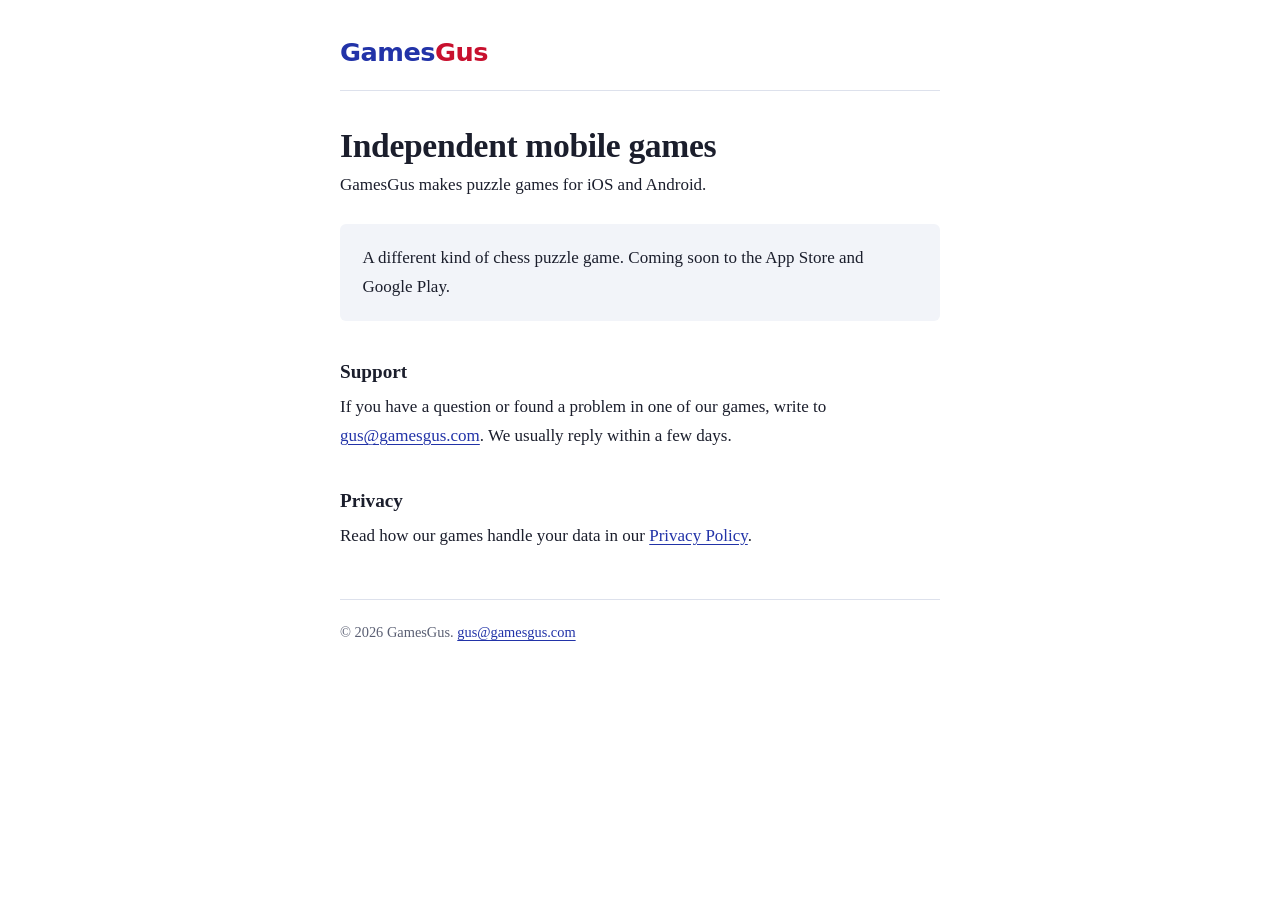
<file: index.html>
<!doctype html>
<html lang="en">
<head>
<meta charset="utf-8">
<meta name="viewport" content="width=device-width, initial-scale=1">
<title>Support · GamesGus</title>
<link rel="icon" href="data:,">
<style>
:root{
  --ink:#1b1e2c; --muted:#5a5f73; --paper:#ffffff; --wash:#f2f4f9;
  --blue:#2233a8; --red:#c8102e; --rule:#dde1ec;
  color-scheme: light dark;
}
@media (prefers-color-scheme: dark){
  :root{ --ink:#e7e9f2; --muted:#a3a8bb; --paper:#12141d; --wash:#1a1d29;
         --blue:#8c9bff; --red:#ff6b7f; --rule:#2c3040; }
}
*{box-sizing:border-box}
html{-webkit-text-size-adjust:100%}
body{margin:0;background:var(--paper);color:var(--ink);
  font-family:"Iowan Old Style","Palatino Linotype",Palatino,"Book Antiqua",Georgia,serif;
  font-size:1.0625rem;line-height:1.7}
.wrap{max-width:40rem;margin:0 auto;padding:2.5rem 1.25rem 4rem}
header{display:flex;flex-wrap:wrap;align-items:baseline;justify-content:space-between;
  gap:.75rem 1.5rem;padding-bottom:1.5rem;border-bottom:1px solid var(--rule)}
.mark{font-family:system-ui,-apple-system,"Segoe UI",Roboto,sans-serif;font-weight:800;
  font-size:1.6rem;letter-spacing:-.02em;text-decoration:none;line-height:1}
.mark .g{color:var(--blue)} .mark .s{color:var(--red)}
nav.lang{font-family:system-ui,-apple-system,"Segoe UI",Roboto,sans-serif;font-size:.9rem;display:flex;flex-wrap:wrap;gap:.25rem 1rem}
nav.lang a{color:var(--muted);text-decoration:none}
nav.lang a[aria-current]{color:var(--ink);font-weight:600}
h1{font-size:2.1rem;line-height:1.15;margin:2.25rem 0 .35rem;letter-spacing:-.01em}
.date{color:var(--muted);margin:0 0 2rem;font-size:.95rem}
h2{font-size:1.2rem;margin:2.4rem 0 .5rem;line-height:1.3}
p{margin:0 0 1rem}
ul{margin:0 0 1rem;padding-left:1.25rem} li{margin:.3rem 0}
a{color:var(--blue);text-underline-offset:.18em;overflow-wrap:anywhere}
a:focus-visible{outline:2px solid var(--blue);outline-offset:3px;border-radius:2px}
footer{margin-top:3rem;padding-top:1.25rem;border-top:1px solid var(--rule);
  color:var(--muted);font-size:.9rem}
.card{background:var(--wash);padding:1.25rem 1.4rem;border-radius:6px;margin:1.5rem 0}
.card p:last-child{margin:0}
</style>
</head>
<body>
<div class="wrap">
<header>
  <a class="mark" href=""><span class="g">Games</span><span class="s">Gus</span></a>
  <nav class="lang"></nav>
</header>
<main>
<h1>Independent mobile games</h1>
<p>GamesGus makes puzzle games for iOS and Android.</p>
<div class="card">

<p>A different kind of chess puzzle game. Coming soon to the App Store and Google Play.</p>
</div>
<h2>Support</h2>
<p>If you have a question or found a problem in one of our games, write to <a href="mailto:gus@gamesgus.com">gus@gamesgus.com</a>. We usually reply within a few days.</p>
<h2>Privacy</h2>
<p>Read how our games handle your data in our <a href="privacy-policy/">Privacy Policy</a>.</p>

</main>
<footer>© 2026 GamesGus. <a href="mailto:gus@gamesgus.com">gus@gamesgus.com</a></footer>
</div>
</body>
</html>
</file>
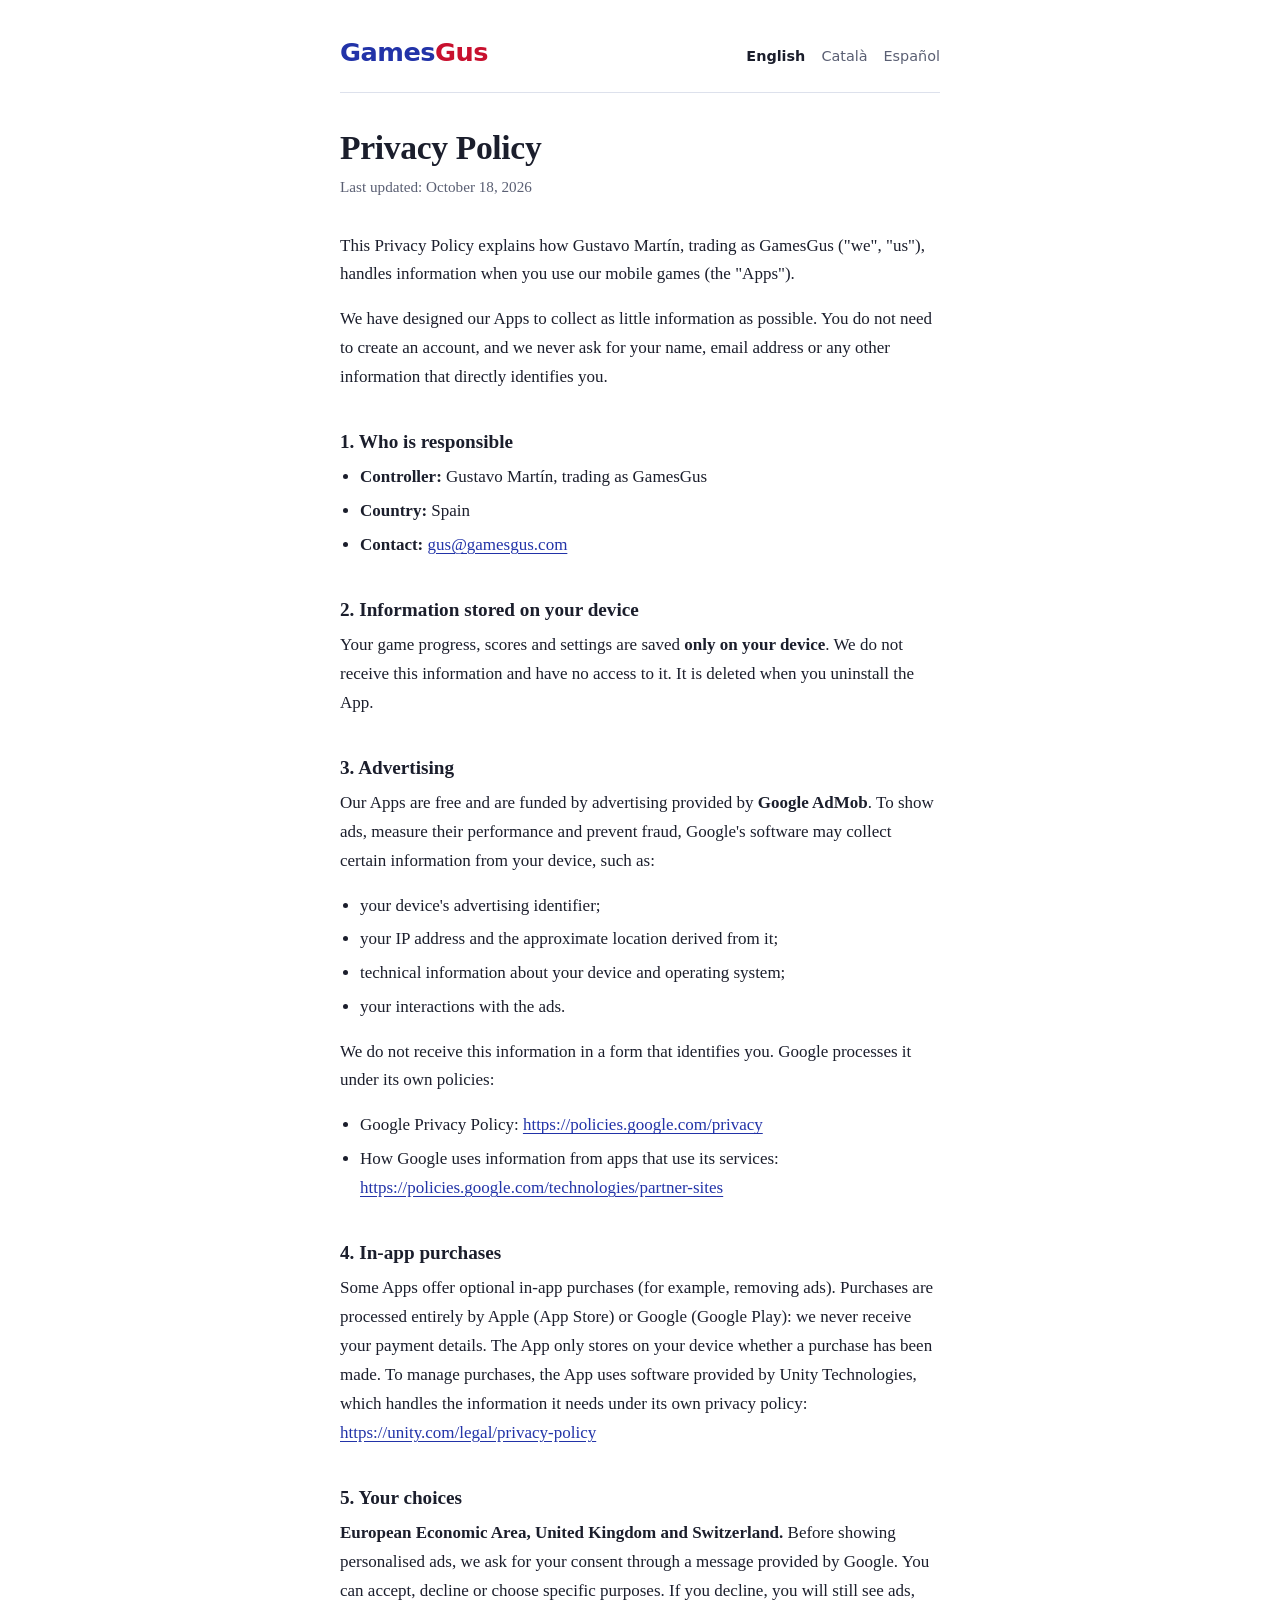
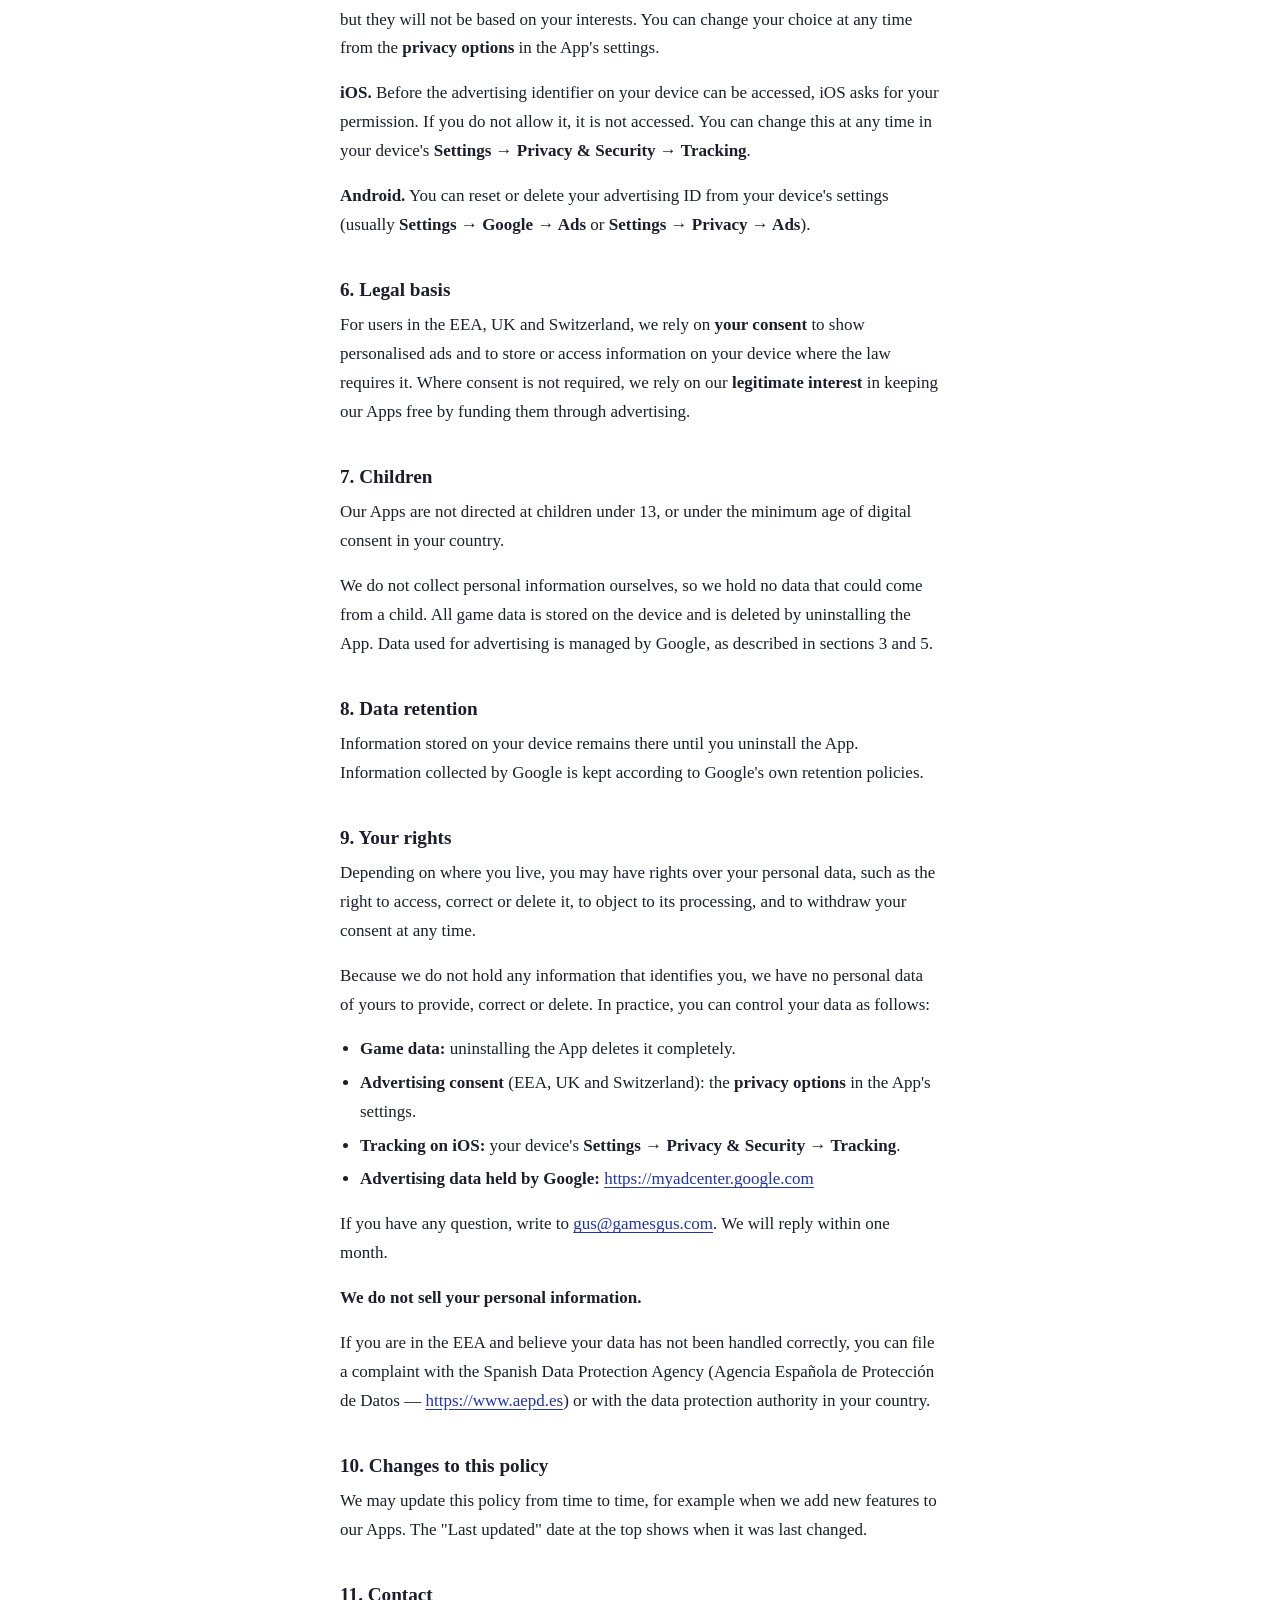
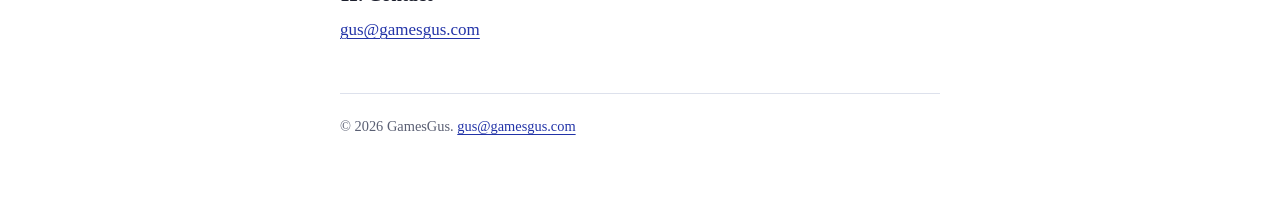
<file: privacy-policy/index.html>
<!doctype html>
<html lang="en">
<head>
<meta charset="utf-8">
<meta name="viewport" content="width=device-width, initial-scale=1">
<title>Privacy Policy · GamesGus</title>
<link rel="icon" href="data:,">
<style>
:root{
  --ink:#1b1e2c; --muted:#5a5f73; --paper:#ffffff; --wash:#f2f4f9;
  --blue:#2233a8; --red:#c8102e; --rule:#dde1ec;
  color-scheme: light dark;
}
@media (prefers-color-scheme: dark){
  :root{ --ink:#e7e9f2; --muted:#a3a8bb; --paper:#12141d; --wash:#1a1d29;
         --blue:#8c9bff; --red:#ff6b7f; --rule:#2c3040; }
}
*{box-sizing:border-box}
html{-webkit-text-size-adjust:100%}
body{margin:0;background:var(--paper);color:var(--ink);
  font-family:"Iowan Old Style","Palatino Linotype",Palatino,"Book Antiqua",Georgia,serif;
  font-size:1.0625rem;line-height:1.7}
.wrap{max-width:40rem;margin:0 auto;padding:2.5rem 1.25rem 4rem}
header{display:flex;flex-wrap:wrap;align-items:baseline;justify-content:space-between;
  gap:.75rem 1.5rem;padding-bottom:1.5rem;border-bottom:1px solid var(--rule)}
.mark{font-family:system-ui,-apple-system,"Segoe UI",Roboto,sans-serif;font-weight:800;
  font-size:1.6rem;letter-spacing:-.02em;text-decoration:none;line-height:1}
.mark .g{color:var(--blue)} .mark .s{color:var(--red)}
nav.lang{font-family:system-ui,-apple-system,"Segoe UI",Roboto,sans-serif;font-size:.9rem;display:flex;flex-wrap:wrap;gap:.25rem 1rem}
nav.lang a{color:var(--muted);text-decoration:none}
nav.lang a[aria-current]{color:var(--ink);font-weight:600}
h1{font-size:2.1rem;line-height:1.15;margin:2.25rem 0 .35rem;letter-spacing:-.01em}
.date{color:var(--muted);margin:0 0 2rem;font-size:.95rem}
h2{font-size:1.2rem;margin:2.4rem 0 .5rem;line-height:1.3}
p{margin:0 0 1rem}
ul{margin:0 0 1rem;padding-left:1.25rem} li{margin:.3rem 0}
a{color:var(--blue);text-underline-offset:.18em;overflow-wrap:anywhere}
a:focus-visible{outline:2px solid var(--blue);outline-offset:3px;border-radius:2px}
footer{margin-top:3rem;padding-top:1.25rem;border-top:1px solid var(--rule);
  color:var(--muted);font-size:.9rem}
.card{background:var(--wash);padding:1.25rem 1.4rem;border-radius:6px;margin:1.5rem 0}
.card p:last-child{margin:0}
</style>
</head>
<body>
<div class="wrap">
<header>
  <a class="mark" href="../"><span class="g">Games</span><span class="s">Gus</span></a>
  <nav class="lang" aria-label="Language"><a href="../privacy-policy/" lang="en" aria-current="page">English</a><a href="../privacy-policy/ca/" lang="ca">Català</a><a href="../privacy-policy/es/" lang="es">Español</a></nav>
</header>
<main>
<h1>Privacy Policy</h1>
<p class="date">Last updated: October 18, 2026</p>
<p>This Privacy Policy explains how Gustavo Martín, trading as GamesGus ("we", "us"), handles information when you use our mobile games (the "Apps").</p>
<p>We have designed our Apps to collect as little information as possible. You do not need to create an account, and we never ask for your name, email address or any other information that directly identifies you.</p>
<h2>1. Who is responsible</h2>
<ul>
<li><strong>Controller:</strong> Gustavo Martín, trading as GamesGus</li>
<li><strong>Country:</strong> Spain</li>
<li><strong>Contact:</strong> <a href="mailto:gus@gamesgus.com">gus@gamesgus.com</a></li>
</ul>
<h2>2. Information stored on your device</h2>
<p>Your game progress, scores and settings are saved <strong>only on your device</strong>. We do not receive this information and have no access to it. It is deleted when you uninstall the App.</p>
<h2>3. Advertising</h2>
<p>Our Apps are free and are funded by advertising provided by <strong>Google AdMob</strong>. To show ads, measure their performance and prevent fraud, Google's software may collect certain information from your device, such as:</p>
<ul>
<li>your device's advertising identifier;</li>
<li>your IP address and the approximate location derived from it;</li>
<li>technical information about your device and operating system;</li>
<li>your interactions with the ads.</li>
</ul>
<p>We do not receive this information in a form that identifies you. Google processes it under its own policies:</p>
<ul>
<li>Google Privacy Policy: <a href="https://policies.google.com/privacy">https://policies.google.com/privacy</a></li>
<li>How Google uses information from apps that use its services: <a href="https://policies.google.com/technologies/partner-sites">https://policies.google.com/technologies/partner-sites</a></li>
</ul>
<h2>4. In-app purchases</h2>
<p>Some Apps offer optional in-app purchases (for example, removing ads). Purchases are processed entirely by Apple (App Store) or Google (Google Play): we never receive your payment details. The App only stores on your device whether a purchase has been made. To manage purchases, the App uses software provided by Unity Technologies, which handles the information it needs under its own privacy policy: <a href="https://unity.com/legal/privacy-policy">https://unity.com/legal/privacy-policy</a></p>
<h2>5. Your choices</h2>
<p><strong>European Economic Area, United Kingdom and Switzerland.</strong> Before showing personalised ads, we ask for your consent through a message provided by Google. You can accept, decline or choose specific purposes. If you decline, you will still see ads, but they will not be based on your interests. You can change your choice at any time from the <strong>privacy options</strong> in the App's settings.</p>
<p><strong>iOS.</strong> Before the advertising identifier on your device can be accessed, iOS asks for your permission. If you do not allow it, it is not accessed. You can change this at any time in your device's <strong>Settings → Privacy &amp; Security → Tracking</strong>.</p>
<p><strong>Android.</strong> You can reset or delete your advertising ID from your device's settings (usually <strong>Settings → Google → Ads</strong> or <strong>Settings → Privacy → Ads</strong>).</p>
<h2>6. Legal basis</h2>
<p>For users in the EEA, UK and Switzerland, we rely on <strong>your consent</strong> to show personalised ads and to store or access information on your device where the law requires it. Where consent is not required, we rely on our <strong>legitimate interest</strong> in keeping our Apps free by funding them through advertising.</p>
<h2>7. Children</h2>
<p>Our Apps are not directed at children under 13, or under the minimum age of digital consent in your country.</p>
<p>We do not collect personal information ourselves, so we hold no data that could come from a child. All game data is stored on the device and is deleted by uninstalling the App. Data used for advertising is managed by Google, as described in sections 3 and 5.</p>
<h2>8. Data retention</h2>
<p>Information stored on your device remains there until you uninstall the App. Information collected by Google is kept according to Google's own retention policies.</p>
<h2>9. Your rights</h2>
<p>Depending on where you live, you may have rights over your personal data, such as the right to access, correct or delete it, to object to its processing, and to withdraw your consent at any time.</p>
<p>Because we do not hold any information that identifies you, we have no personal data of yours to provide, correct or delete. In practice, you can control your data as follows:</p>
<ul>
<li><strong>Game data:</strong> uninstalling the App deletes it completely.</li>
<li><strong>Advertising consent</strong> (EEA, UK and Switzerland): the <strong>privacy options</strong> in the App's settings.</li>
<li><strong>Tracking on iOS:</strong> your device's <strong>Settings → Privacy &amp; Security → Tracking</strong>.</li>
<li><strong>Advertising data held by Google:</strong> <a href="https://myadcenter.google.com">https://myadcenter.google.com</a></li>
</ul>
<p>If you have any question, write to <a href="mailto:gus@gamesgus.com">gus@gamesgus.com</a>. We will reply within one month.</p>
<p><strong>We do not sell your personal information.</strong></p>
<p>If you are in the EEA and believe your data has not been handled correctly, you can file a complaint with the Spanish Data Protection Agency (Agencia Española de Protección de Datos — <a href="https://www.aepd.es">https://www.aepd.es</a>) or with the data protection authority in your country.</p>
<h2>10. Changes to this policy</h2>
<p>We may update this policy from time to time, for example when we add new features to our Apps. The "Last updated" date at the top shows when it was last changed.</p>
<h2>11. Contact</h2>
<p><a href="mailto:gus@gamesgus.com">gus@gamesgus.com</a></p>
</main>
<footer>© 2026 GamesGus. <a href="mailto:gus@gamesgus.com">gus@gamesgus.com</a></footer>
</div>
</body>
</html>
</file>
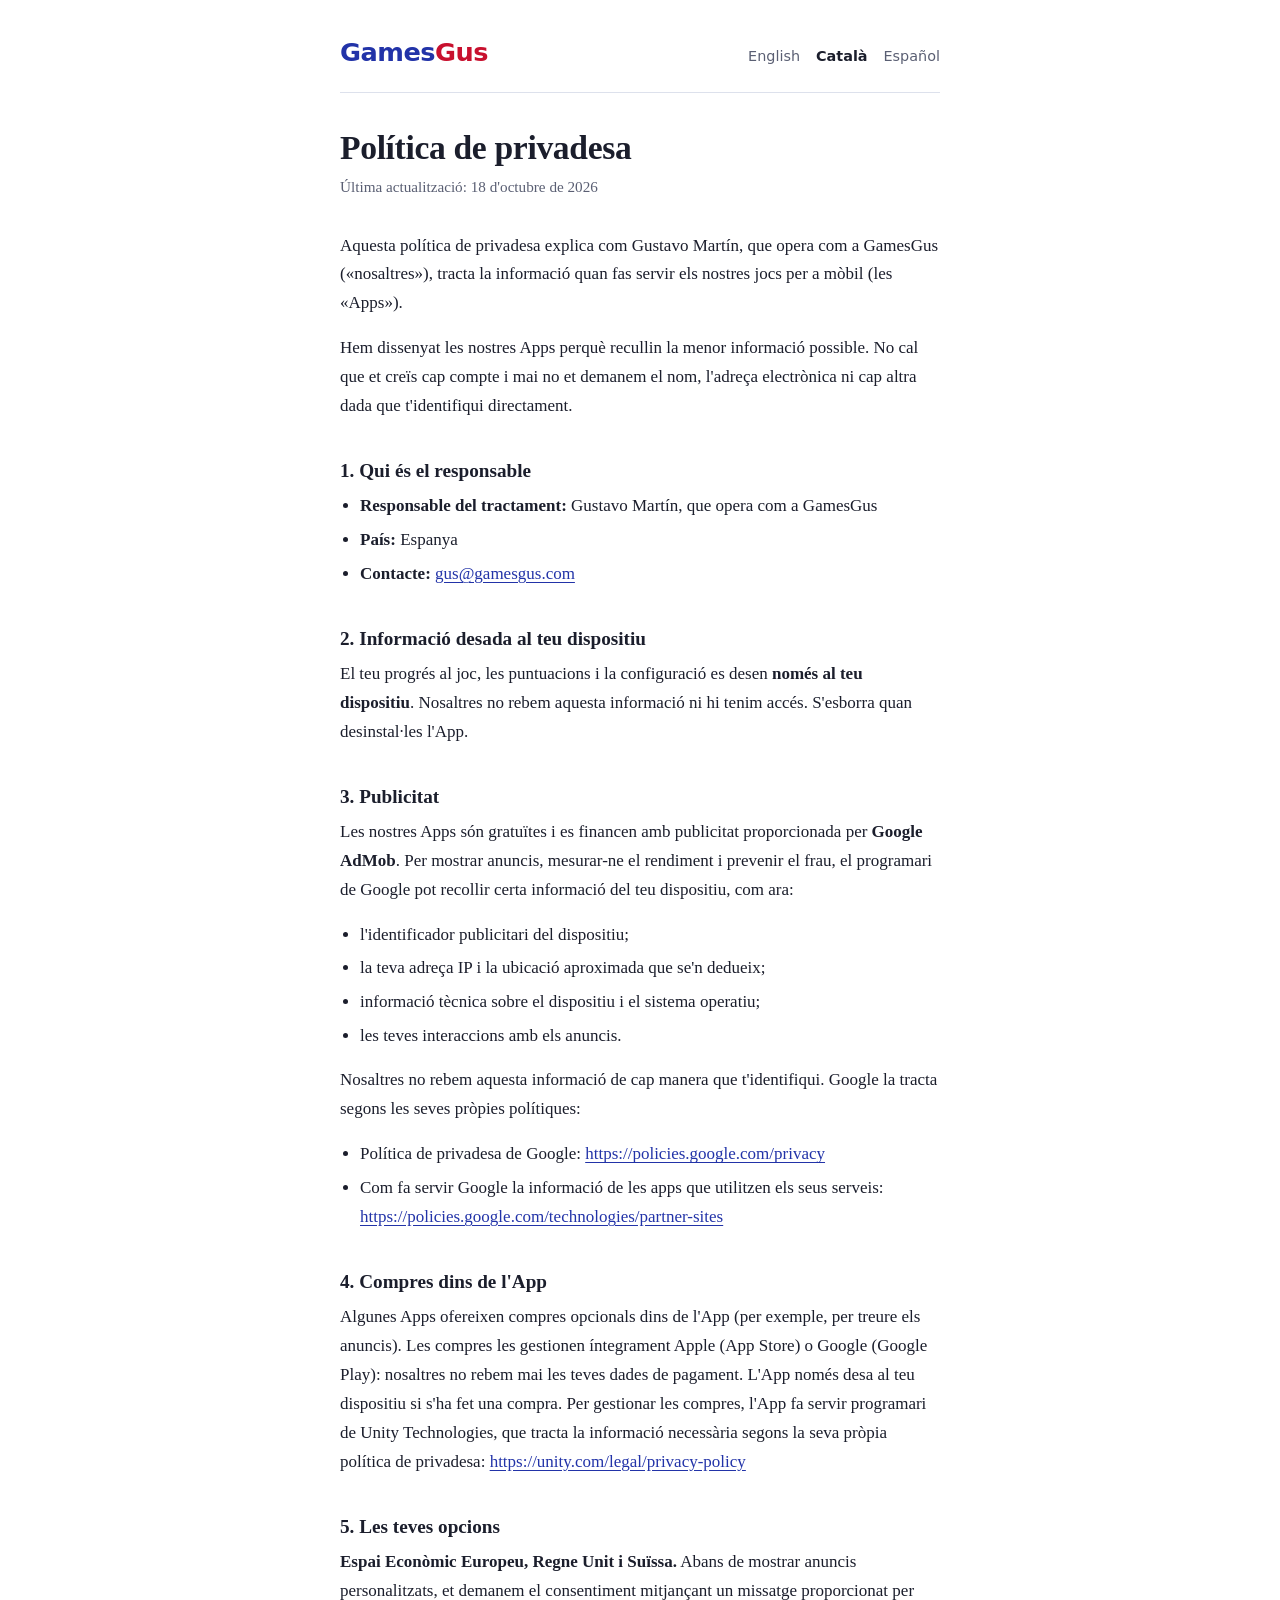
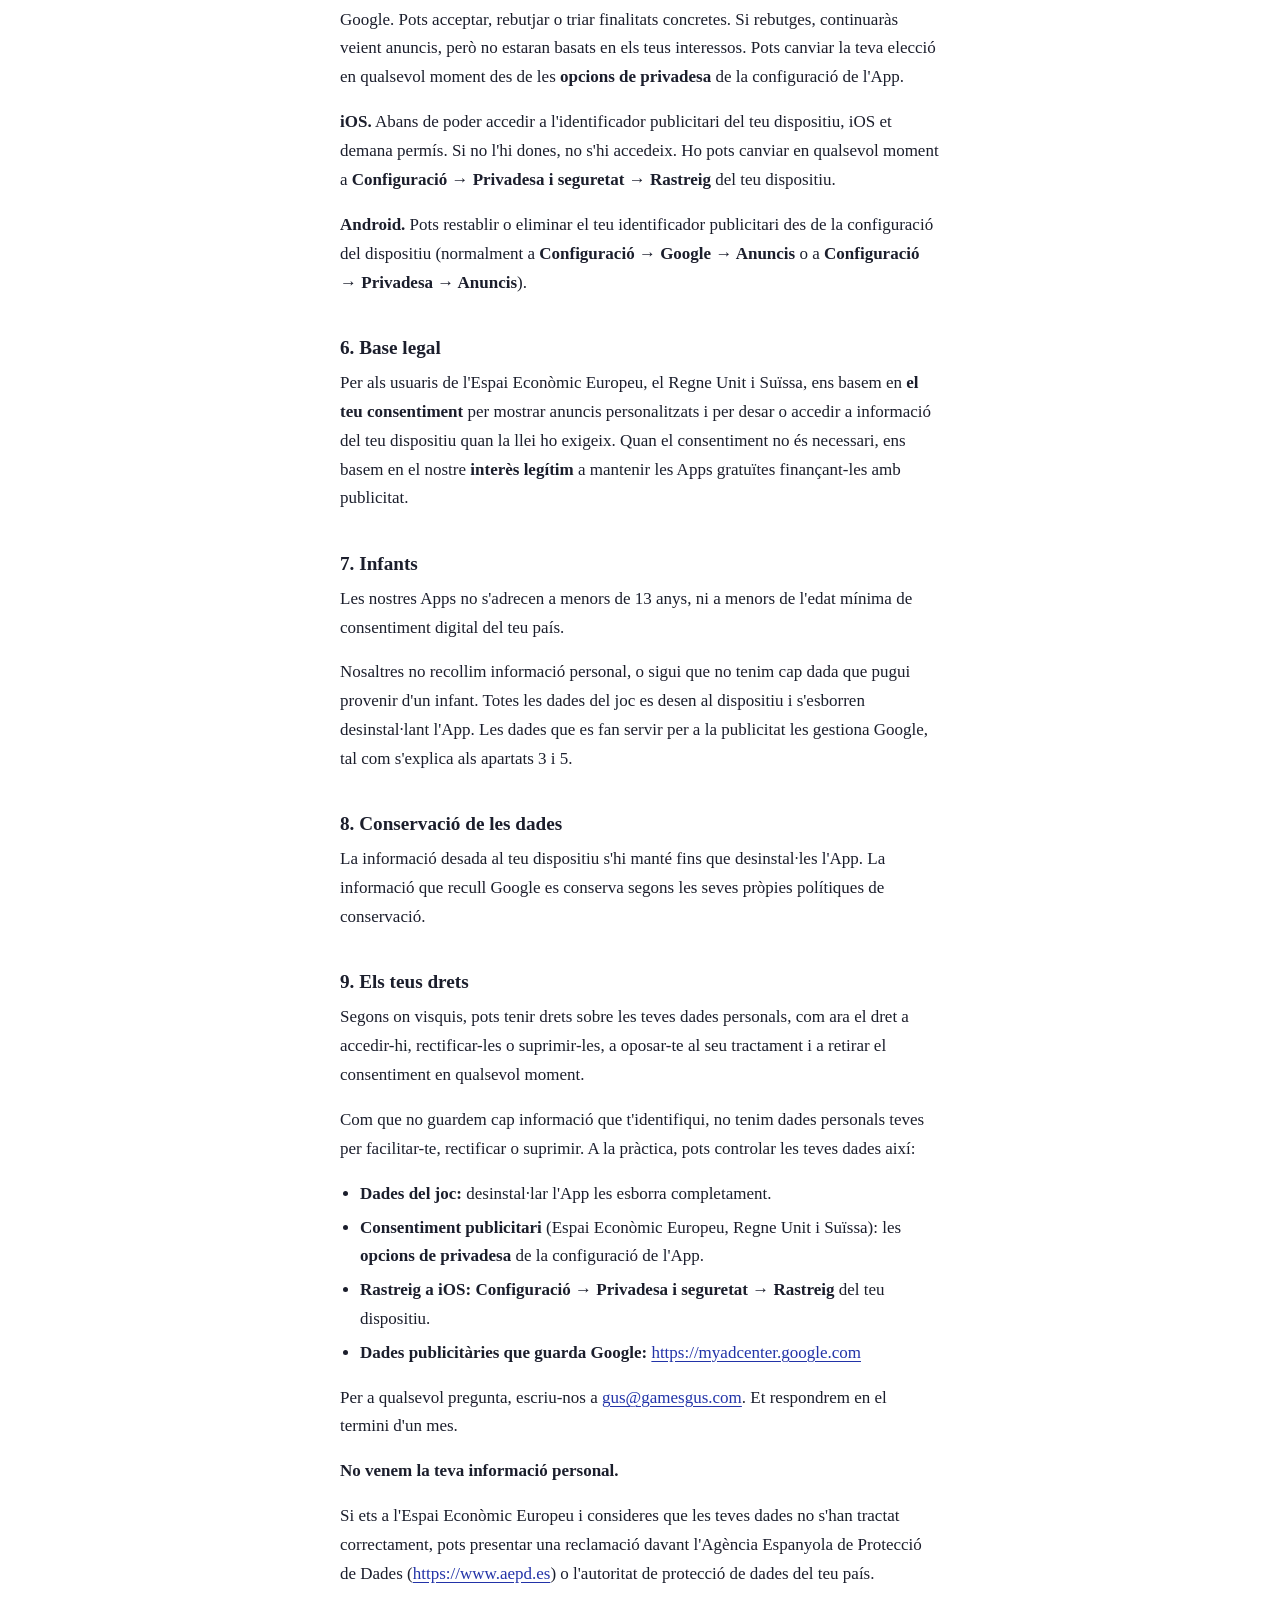
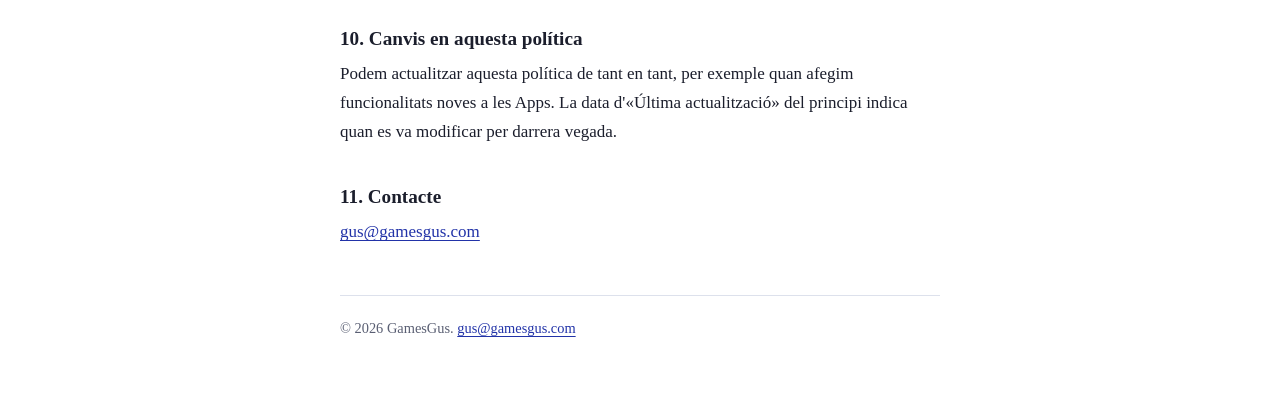
<file: privacy-policy/ca/index.html>
<!doctype html>
<html lang="ca">
<head>
<meta charset="utf-8">
<meta name="viewport" content="width=device-width, initial-scale=1">
<title>Política de privadesa · GamesGus</title>
<link rel="icon" href="data:,">
<style>
:root{
  --ink:#1b1e2c; --muted:#5a5f73; --paper:#ffffff; --wash:#f2f4f9;
  --blue:#2233a8; --red:#c8102e; --rule:#dde1ec;
  color-scheme: light dark;
}
@media (prefers-color-scheme: dark){
  :root{ --ink:#e7e9f2; --muted:#a3a8bb; --paper:#12141d; --wash:#1a1d29;
         --blue:#8c9bff; --red:#ff6b7f; --rule:#2c3040; }
}
*{box-sizing:border-box}
html{-webkit-text-size-adjust:100%}
body{margin:0;background:var(--paper);color:var(--ink);
  font-family:"Iowan Old Style","Palatino Linotype",Palatino,"Book Antiqua",Georgia,serif;
  font-size:1.0625rem;line-height:1.7}
.wrap{max-width:40rem;margin:0 auto;padding:2.5rem 1.25rem 4rem}
header{display:flex;flex-wrap:wrap;align-items:baseline;justify-content:space-between;
  gap:.75rem 1.5rem;padding-bottom:1.5rem;border-bottom:1px solid var(--rule)}
.mark{font-family:system-ui,-apple-system,"Segoe UI",Roboto,sans-serif;font-weight:800;
  font-size:1.6rem;letter-spacing:-.02em;text-decoration:none;line-height:1}
.mark .g{color:var(--blue)} .mark .s{color:var(--red)}
nav.lang{font-family:system-ui,-apple-system,"Segoe UI",Roboto,sans-serif;font-size:.9rem;display:flex;flex-wrap:wrap;gap:.25rem 1rem}
nav.lang a{color:var(--muted);text-decoration:none}
nav.lang a[aria-current]{color:var(--ink);font-weight:600}
h1{font-size:2.1rem;line-height:1.15;margin:2.25rem 0 .35rem;letter-spacing:-.01em}
.date{color:var(--muted);margin:0 0 2rem;font-size:.95rem}
h2{font-size:1.2rem;margin:2.4rem 0 .5rem;line-height:1.3}
p{margin:0 0 1rem}
ul{margin:0 0 1rem;padding-left:1.25rem} li{margin:.3rem 0}
a{color:var(--blue);text-underline-offset:.18em;overflow-wrap:anywhere}
a:focus-visible{outline:2px solid var(--blue);outline-offset:3px;border-radius:2px}
footer{margin-top:3rem;padding-top:1.25rem;border-top:1px solid var(--rule);
  color:var(--muted);font-size:.9rem}
.card{background:var(--wash);padding:1.25rem 1.4rem;border-radius:6px;margin:1.5rem 0}
.card p:last-child{margin:0}
</style>
</head>
<body>
<div class="wrap">
<header>
  <a class="mark" href="../../"><span class="g">Games</span><span class="s">Gus</span></a>
  <nav class="lang" aria-label="Language"><a href="../../privacy-policy/" lang="en">English</a><a href="../../privacy-policy/ca/" lang="ca" aria-current="page">Català</a><a href="../../privacy-policy/es/" lang="es">Español</a></nav>
</header>
<main>
<h1>Política de privadesa</h1>
<p class="date">Última actualització: 18 d'octubre de 2026</p>
<p>Aquesta política de privadesa explica com Gustavo Martín, que opera com a GamesGus («nosaltres»), tracta la informació quan fas servir els nostres jocs per a mòbil (les «Apps»).</p>
<p>Hem dissenyat les nostres Apps perquè recullin la menor informació possible. No cal que et creïs cap compte i mai no et demanem el nom, l'adreça electrònica ni cap altra dada que t'identifiqui directament.</p>
<h2>1. Qui és el responsable</h2>
<ul>
<li><strong>Responsable del tractament:</strong> Gustavo Martín, que opera com a GamesGus</li>
<li><strong>País:</strong> Espanya</li>
<li><strong>Contacte:</strong> <a href="mailto:gus@gamesgus.com">gus@gamesgus.com</a></li>
</ul>
<h2>2. Informació desada al teu dispositiu</h2>
<p>El teu progrés al joc, les puntuacions i la configuració es desen <strong>només al teu dispositiu</strong>. Nosaltres no rebem aquesta informació ni hi tenim accés. S'esborra quan desinstal·les l'App.</p>
<h2>3. Publicitat</h2>
<p>Les nostres Apps són gratuïtes i es financen amb publicitat proporcionada per <strong>Google AdMob</strong>. Per mostrar anuncis, mesurar-ne el rendiment i prevenir el frau, el programari de Google pot recollir certa informació del teu dispositiu, com ara:</p>
<ul>
<li>l'identificador publicitari del dispositiu;</li>
<li>la teva adreça IP i la ubicació aproximada que se'n dedueix;</li>
<li>informació tècnica sobre el dispositiu i el sistema operatiu;</li>
<li>les teves interaccions amb els anuncis.</li>
</ul>
<p>Nosaltres no rebem aquesta informació de cap manera que t'identifiqui. Google la tracta segons les seves pròpies polítiques:</p>
<ul>
<li>Política de privadesa de Google: <a href="https://policies.google.com/privacy">https://policies.google.com/privacy</a></li>
<li>Com fa servir Google la informació de les apps que utilitzen els seus serveis: <a href="https://policies.google.com/technologies/partner-sites">https://policies.google.com/technologies/partner-sites</a></li>
</ul>
<h2>4. Compres dins de l'App</h2>
<p>Algunes Apps ofereixen compres opcionals dins de l'App (per exemple, per treure els anuncis). Les compres les gestionen íntegrament Apple (App Store) o Google (Google Play): nosaltres no rebem mai les teves dades de pagament. L'App només desa al teu dispositiu si s'ha fet una compra. Per gestionar les compres, l'App fa servir programari de Unity Technologies, que tracta la informació necessària segons la seva pròpia política de privadesa: <a href="https://unity.com/legal/privacy-policy">https://unity.com/legal/privacy-policy</a></p>
<h2>5. Les teves opcions</h2>
<p><strong>Espai Econòmic Europeu, Regne Unit i Suïssa.</strong> Abans de mostrar anuncis personalitzats, et demanem el consentiment mitjançant un missatge proporcionat per Google. Pots acceptar, rebutjar o triar finalitats concretes. Si rebutges, continuaràs veient anuncis, però no estaran basats en els teus interessos. Pots canviar la teva elecció en qualsevol moment des de les <strong>opcions de privadesa</strong> de la configuració de l'App.</p>
<p><strong>iOS.</strong> Abans de poder accedir a l'identificador publicitari del teu dispositiu, iOS et demana permís. Si no l'hi dones, no s'hi accedeix. Ho pots canviar en qualsevol moment a <strong>Configuració → Privadesa i seguretat → Rastreig</strong> del teu dispositiu.</p>
<p><strong>Android.</strong> Pots restablir o eliminar el teu identificador publicitari des de la configuració del dispositiu (normalment a <strong>Configuració → Google → Anuncis</strong> o a <strong>Configuració → Privadesa → Anuncis</strong>).</p>
<h2>6. Base legal</h2>
<p>Per als usuaris de l'Espai Econòmic Europeu, el Regne Unit i Suïssa, ens basem en <strong>el teu consentiment</strong> per mostrar anuncis personalitzats i per desar o accedir a informació del teu dispositiu quan la llei ho exigeix. Quan el consentiment no és necessari, ens basem en el nostre <strong>interès legítim</strong> a mantenir les Apps gratuïtes finançant-les amb publicitat.</p>
<h2>7. Infants</h2>
<p>Les nostres Apps no s'adrecen a menors de 13 anys, ni a menors de l'edat mínima de consentiment digital del teu país.</p>
<p>Nosaltres no recollim informació personal, o sigui que no tenim cap dada que pugui provenir d'un infant. Totes les dades del joc es desen al dispositiu i s'esborren desinstal·lant l'App. Les dades que es fan servir per a la publicitat les gestiona Google, tal com s'explica als apartats 3 i 5.</p>
<h2>8. Conservació de les dades</h2>
<p>La informació desada al teu dispositiu s'hi manté fins que desinstal·les l'App. La informació que recull Google es conserva segons les seves pròpies polítiques de conservació.</p>
<h2>9. Els teus drets</h2>
<p>Segons on visquis, pots tenir drets sobre les teves dades personals, com ara el dret a accedir-hi, rectificar-les o suprimir-les, a oposar-te al seu tractament i a retirar el consentiment en qualsevol moment.</p>
<p>Com que no guardem cap informació que t'identifiqui, no tenim dades personals teves per facilitar-te, rectificar o suprimir. A la pràctica, pots controlar les teves dades així:</p>
<ul>
<li><strong>Dades del joc:</strong> desinstal·lar l'App les esborra completament.</li>
<li><strong>Consentiment publicitari</strong> (Espai Econòmic Europeu, Regne Unit i Suïssa): les <strong>opcions de privadesa</strong> de la configuració de l'App.</li>
<li><strong>Rastreig a iOS:</strong> <strong>Configuració → Privadesa i seguretat → Rastreig</strong> del teu dispositiu.</li>
<li><strong>Dades publicitàries que guarda Google:</strong> <a href="https://myadcenter.google.com">https://myadcenter.google.com</a></li>
</ul>
<p>Per a qualsevol pregunta, escriu-nos a <a href="mailto:gus@gamesgus.com">gus@gamesgus.com</a>. Et respondrem en el termini d'un mes.</p>
<p><strong>No venem la teva informació personal.</strong></p>
<p>Si ets a l'Espai Econòmic Europeu i consideres que les teves dades no s'han tractat correctament, pots presentar una reclamació davant l'Agència Espanyola de Protecció de Dades (<a href="https://www.aepd.es">https://www.aepd.es</a>) o l'autoritat de protecció de dades del teu país.</p>
<h2>10. Canvis en aquesta política</h2>
<p>Podem actualitzar aquesta política de tant en tant, per exemple quan afegim funcionalitats noves a les Apps. La data d'«Última actualització» del principi indica quan es va modificar per darrera vegada.</p>
<h2>11. Contacte</h2>
<p><a href="mailto:gus@gamesgus.com">gus@gamesgus.com</a></p>
</main>
<footer>© 2026 GamesGus. <a href="mailto:gus@gamesgus.com">gus@gamesgus.com</a></footer>
</div>
</body>
</html>
</file>
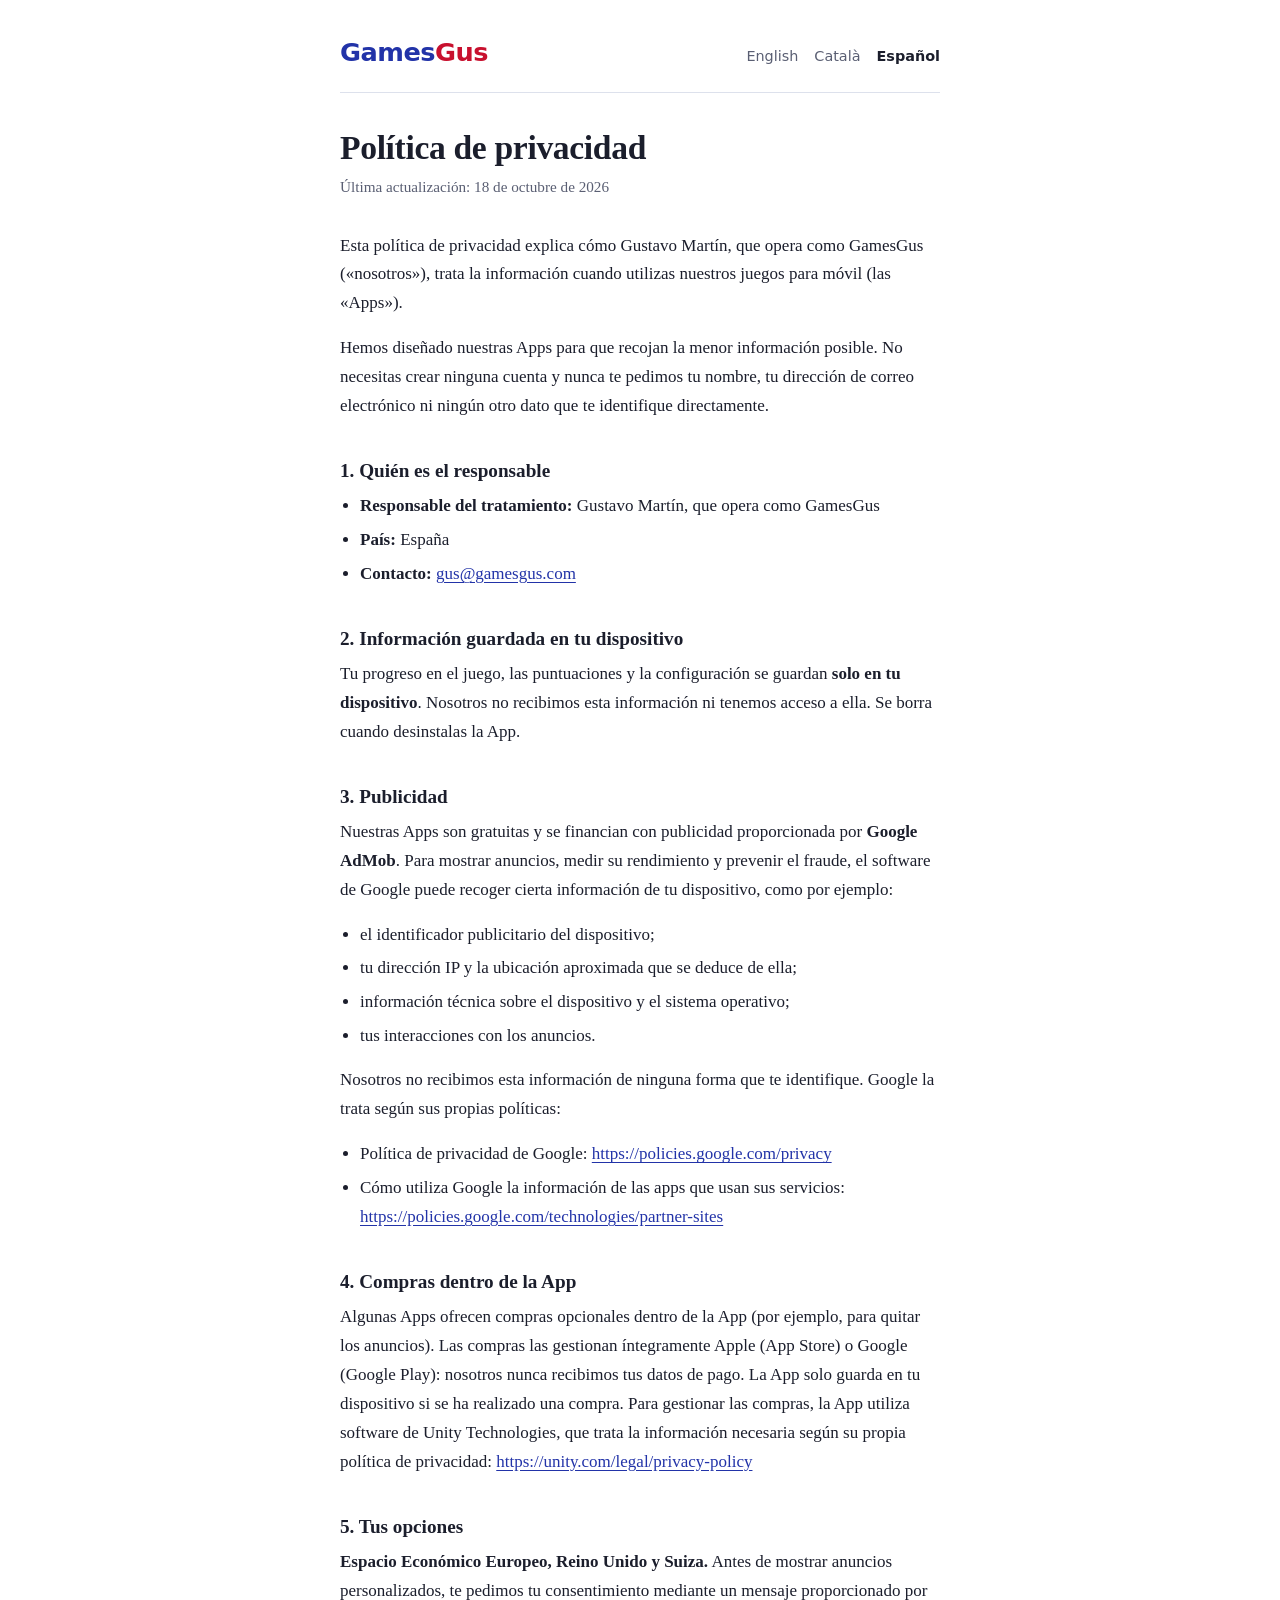
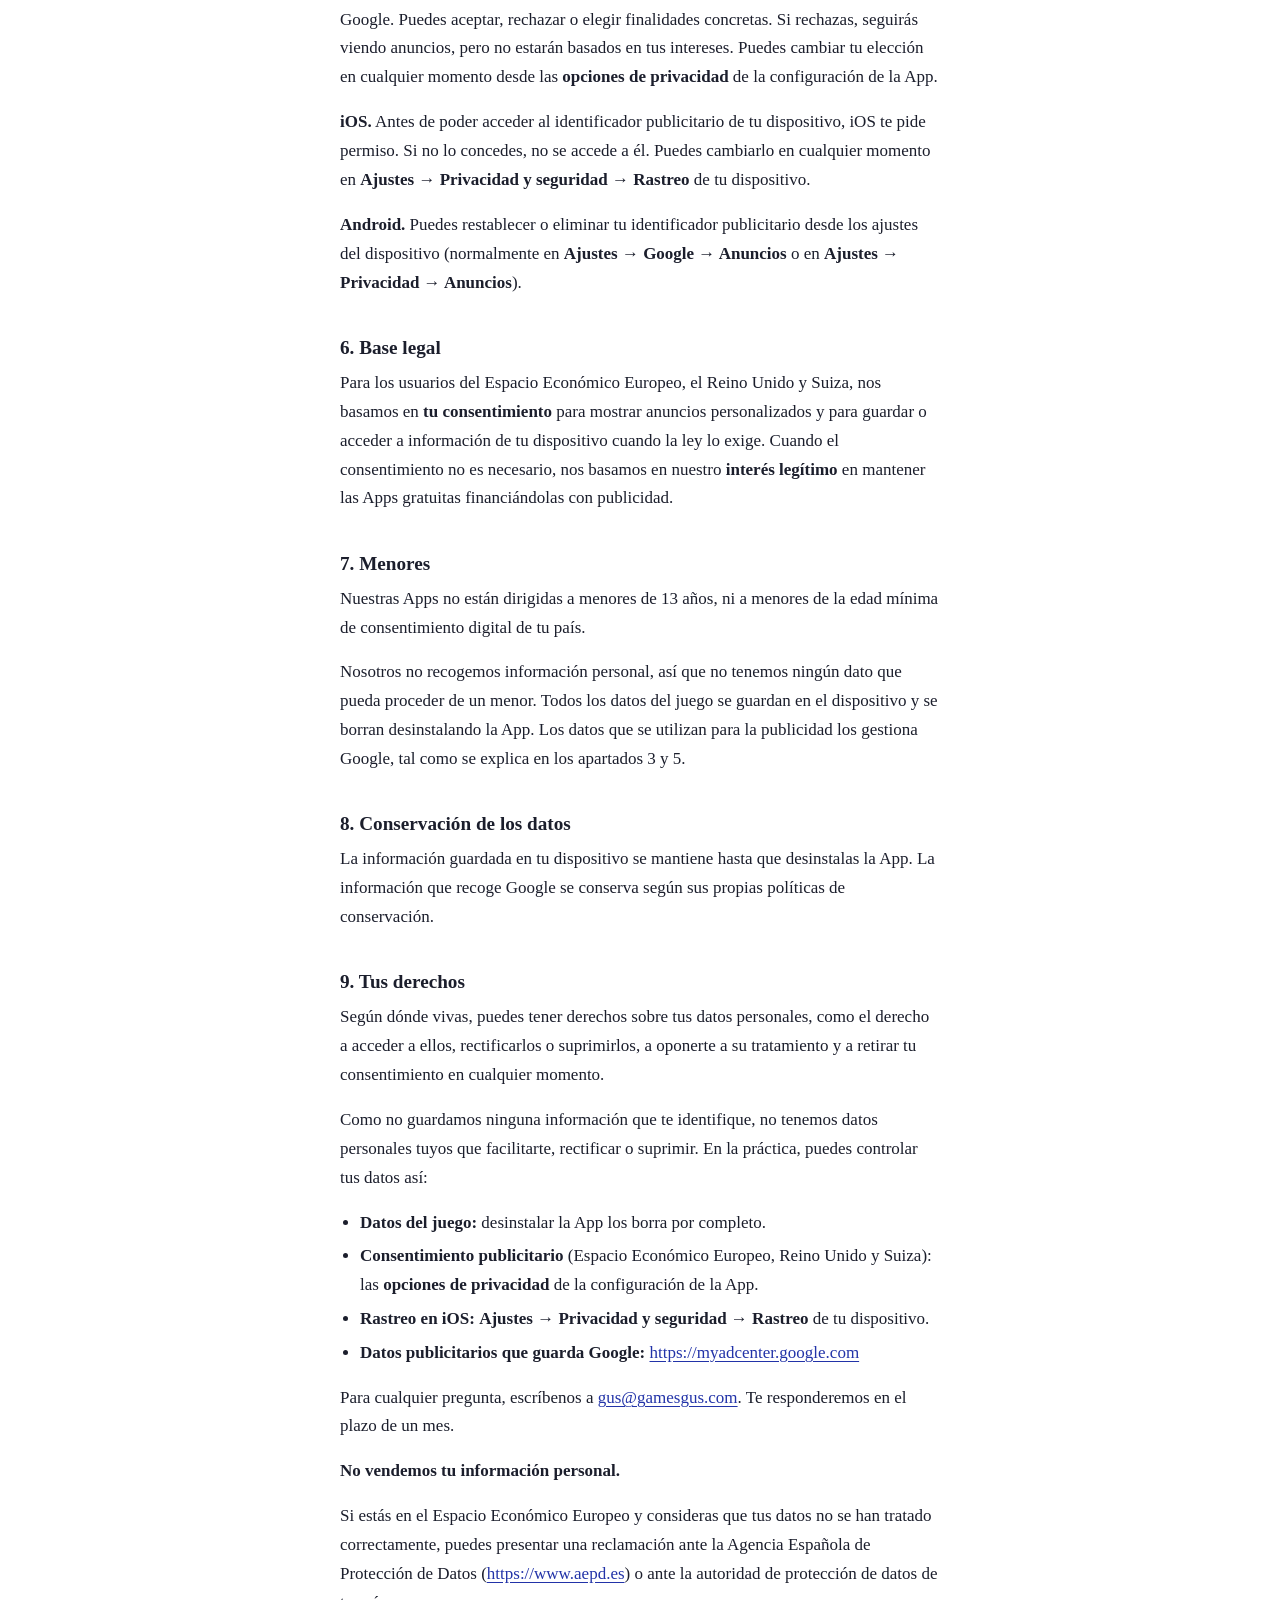
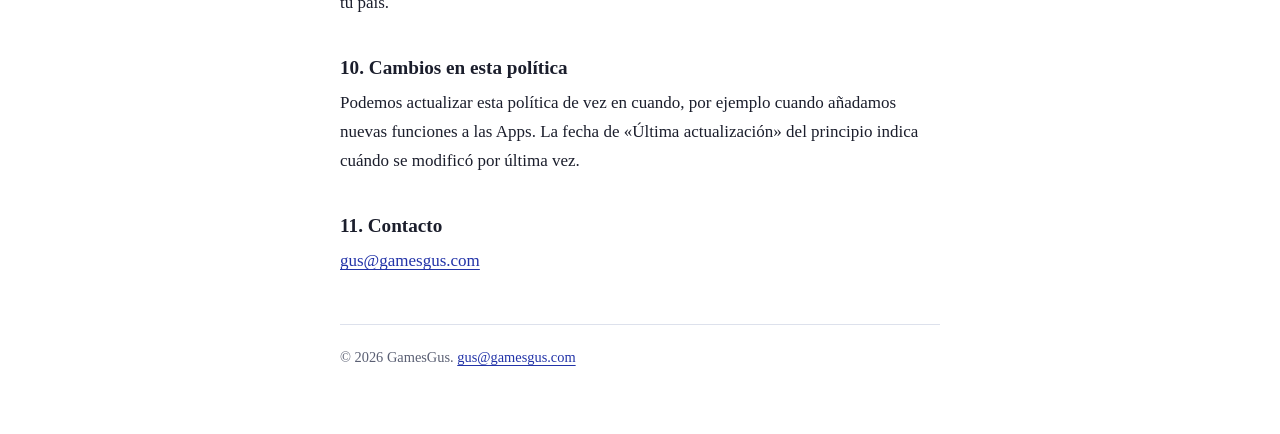
<file: privacy-policy/es/index.html>
<!doctype html>
<html lang="es">
<head>
<meta charset="utf-8">
<meta name="viewport" content="width=device-width, initial-scale=1">
<title>Política de privacidad · GamesGus</title>
<link rel="icon" href="data:,">
<style>
:root{
  --ink:#1b1e2c; --muted:#5a5f73; --paper:#ffffff; --wash:#f2f4f9;
  --blue:#2233a8; --red:#c8102e; --rule:#dde1ec;
  color-scheme: light dark;
}
@media (prefers-color-scheme: dark){
  :root{ --ink:#e7e9f2; --muted:#a3a8bb; --paper:#12141d; --wash:#1a1d29;
         --blue:#8c9bff; --red:#ff6b7f; --rule:#2c3040; }
}
*{box-sizing:border-box}
html{-webkit-text-size-adjust:100%}
body{margin:0;background:var(--paper);color:var(--ink);
  font-family:"Iowan Old Style","Palatino Linotype",Palatino,"Book Antiqua",Georgia,serif;
  font-size:1.0625rem;line-height:1.7}
.wrap{max-width:40rem;margin:0 auto;padding:2.5rem 1.25rem 4rem}
header{display:flex;flex-wrap:wrap;align-items:baseline;justify-content:space-between;
  gap:.75rem 1.5rem;padding-bottom:1.5rem;border-bottom:1px solid var(--rule)}
.mark{font-family:system-ui,-apple-system,"Segoe UI",Roboto,sans-serif;font-weight:800;
  font-size:1.6rem;letter-spacing:-.02em;text-decoration:none;line-height:1}
.mark .g{color:var(--blue)} .mark .s{color:var(--red)}
nav.lang{font-family:system-ui,-apple-system,"Segoe UI",Roboto,sans-serif;font-size:.9rem;display:flex;flex-wrap:wrap;gap:.25rem 1rem}
nav.lang a{color:var(--muted);text-decoration:none}
nav.lang a[aria-current]{color:var(--ink);font-weight:600}
h1{font-size:2.1rem;line-height:1.15;margin:2.25rem 0 .35rem;letter-spacing:-.01em}
.date{color:var(--muted);margin:0 0 2rem;font-size:.95rem}
h2{font-size:1.2rem;margin:2.4rem 0 .5rem;line-height:1.3}
p{margin:0 0 1rem}
ul{margin:0 0 1rem;padding-left:1.25rem} li{margin:.3rem 0}
a{color:var(--blue);text-underline-offset:.18em;overflow-wrap:anywhere}
a:focus-visible{outline:2px solid var(--blue);outline-offset:3px;border-radius:2px}
footer{margin-top:3rem;padding-top:1.25rem;border-top:1px solid var(--rule);
  color:var(--muted);font-size:.9rem}
.card{background:var(--wash);padding:1.25rem 1.4rem;border-radius:6px;margin:1.5rem 0}
.card p:last-child{margin:0}
</style>
</head>
<body>
<div class="wrap">
<header>
  <a class="mark" href="../../"><span class="g">Games</span><span class="s">Gus</span></a>
  <nav class="lang" aria-label="Language"><a href="../../privacy-policy/" lang="en">English</a><a href="../../privacy-policy/ca/" lang="ca">Català</a><a href="../../privacy-policy/es/" lang="es" aria-current="page">Español</a></nav>
</header>
<main>
<h1>Política de privacidad</h1>
<p class="date">Última actualización: 18 de octubre de 2026</p>
<p>Esta política de privacidad explica cómo Gustavo Martín, que opera como GamesGus («nosotros»), trata la información cuando utilizas nuestros juegos para móvil (las «Apps»).</p>
<p>Hemos diseñado nuestras Apps para que recojan la menor información posible. No necesitas crear ninguna cuenta y nunca te pedimos tu nombre, tu dirección de correo electrónico ni ningún otro dato que te identifique directamente.</p>
<h2>1. Quién es el responsable</h2>
<ul>
<li><strong>Responsable del tratamiento:</strong> Gustavo Martín, que opera como GamesGus</li>
<li><strong>País:</strong> España</li>
<li><strong>Contacto:</strong> <a href="mailto:gus@gamesgus.com">gus@gamesgus.com</a></li>
</ul>
<h2>2. Información guardada en tu dispositivo</h2>
<p>Tu progreso en el juego, las puntuaciones y la configuración se guardan <strong>solo en tu dispositivo</strong>. Nosotros no recibimos esta información ni tenemos acceso a ella. Se borra cuando desinstalas la App.</p>
<h2>3. Publicidad</h2>
<p>Nuestras Apps son gratuitas y se financian con publicidad proporcionada por <strong>Google AdMob</strong>. Para mostrar anuncios, medir su rendimiento y prevenir el fraude, el software de Google puede recoger cierta información de tu dispositivo, como por ejemplo:</p>
<ul>
<li>el identificador publicitario del dispositivo;</li>
<li>tu dirección IP y la ubicación aproximada que se deduce de ella;</li>
<li>información técnica sobre el dispositivo y el sistema operativo;</li>
<li>tus interacciones con los anuncios.</li>
</ul>
<p>Nosotros no recibimos esta información de ninguna forma que te identifique. Google la trata según sus propias políticas:</p>
<ul>
<li>Política de privacidad de Google: <a href="https://policies.google.com/privacy">https://policies.google.com/privacy</a></li>
<li>Cómo utiliza Google la información de las apps que usan sus servicios: <a href="https://policies.google.com/technologies/partner-sites">https://policies.google.com/technologies/partner-sites</a></li>
</ul>
<h2>4. Compras dentro de la App</h2>
<p>Algunas Apps ofrecen compras opcionales dentro de la App (por ejemplo, para quitar los anuncios). Las compras las gestionan íntegramente Apple (App Store) o Google (Google Play): nosotros nunca recibimos tus datos de pago. La App solo guarda en tu dispositivo si se ha realizado una compra. Para gestionar las compras, la App utiliza software de Unity Technologies, que trata la información necesaria según su propia política de privacidad: <a href="https://unity.com/legal/privacy-policy">https://unity.com/legal/privacy-policy</a></p>
<h2>5. Tus opciones</h2>
<p><strong>Espacio Económico Europeo, Reino Unido y Suiza.</strong> Antes de mostrar anuncios personalizados, te pedimos tu consentimiento mediante un mensaje proporcionado por Google. Puedes aceptar, rechazar o elegir finalidades concretas. Si rechazas, seguirás viendo anuncios, pero no estarán basados en tus intereses. Puedes cambiar tu elección en cualquier momento desde las <strong>opciones de privacidad</strong> de la configuración de la App.</p>
<p><strong>iOS.</strong> Antes de poder acceder al identificador publicitario de tu dispositivo, iOS te pide permiso. Si no lo concedes, no se accede a él. Puedes cambiarlo en cualquier momento en <strong>Ajustes → Privacidad y seguridad → Rastreo</strong> de tu dispositivo.</p>
<p><strong>Android.</strong> Puedes restablecer o eliminar tu identificador publicitario desde los ajustes del dispositivo (normalmente en <strong>Ajustes → Google → Anuncios</strong> o en <strong>Ajustes → Privacidad → Anuncios</strong>).</p>
<h2>6. Base legal</h2>
<p>Para los usuarios del Espacio Económico Europeo, el Reino Unido y Suiza, nos basamos en <strong>tu consentimiento</strong> para mostrar anuncios personalizados y para guardar o acceder a información de tu dispositivo cuando la ley lo exige. Cuando el consentimiento no es necesario, nos basamos en nuestro <strong>interés legítimo</strong> en mantener las Apps gratuitas financiándolas con publicidad.</p>
<h2>7. Menores</h2>
<p>Nuestras Apps no están dirigidas a menores de 13 años, ni a menores de la edad mínima de consentimiento digital de tu país.</p>
<p>Nosotros no recogemos información personal, así que no tenemos ningún dato que pueda proceder de un menor. Todos los datos del juego se guardan en el dispositivo y se borran desinstalando la App. Los datos que se utilizan para la publicidad los gestiona Google, tal como se explica en los apartados 3 y 5.</p>
<h2>8. Conservación de los datos</h2>
<p>La información guardada en tu dispositivo se mantiene hasta que desinstalas la App. La información que recoge Google se conserva según sus propias políticas de conservación.</p>
<h2>9. Tus derechos</h2>
<p>Según dónde vivas, puedes tener derechos sobre tus datos personales, como el derecho a acceder a ellos, rectificarlos o suprimirlos, a oponerte a su tratamiento y a retirar tu consentimiento en cualquier momento.</p>
<p>Como no guardamos ninguna información que te identifique, no tenemos datos personales tuyos que facilitarte, rectificar o suprimir. En la práctica, puedes controlar tus datos así:</p>
<ul>
<li><strong>Datos del juego:</strong> desinstalar la App los borra por completo.</li>
<li><strong>Consentimiento publicitario</strong> (Espacio Económico Europeo, Reino Unido y Suiza): las <strong>opciones de privacidad</strong> de la configuración de la App.</li>
<li><strong>Rastreo en iOS:</strong> <strong>Ajustes → Privacidad y seguridad → Rastreo</strong> de tu dispositivo.</li>
<li><strong>Datos publicitarios que guarda Google:</strong> <a href="https://myadcenter.google.com">https://myadcenter.google.com</a></li>
</ul>
<p>Para cualquier pregunta, escríbenos a <a href="mailto:gus@gamesgus.com">gus@gamesgus.com</a>. Te responderemos en el plazo de un mes.</p>
<p><strong>No vendemos tu información personal.</strong></p>
<p>Si estás en el Espacio Económico Europeo y consideras que tus datos no se han tratado correctamente, puedes presentar una reclamación ante la Agencia Española de Protección de Datos (<a href="https://www.aepd.es">https://www.aepd.es</a>) o ante la autoridad de protección de datos de tu país.</p>
<h2>10. Cambios en esta política</h2>
<p>Podemos actualizar esta política de vez en cuando, por ejemplo cuando añadamos nuevas funciones a las Apps. La fecha de «Última actualización» del principio indica cuándo se modificó por última vez.</p>
<h2>11. Contacto</h2>
<p><a href="mailto:gus@gamesgus.com">gus@gamesgus.com</a></p>
</main>
<footer>© 2026 GamesGus. <a href="mailto:gus@gamesgus.com">gus@gamesgus.com</a></footer>
</div>
</body>
</html>
</file>
